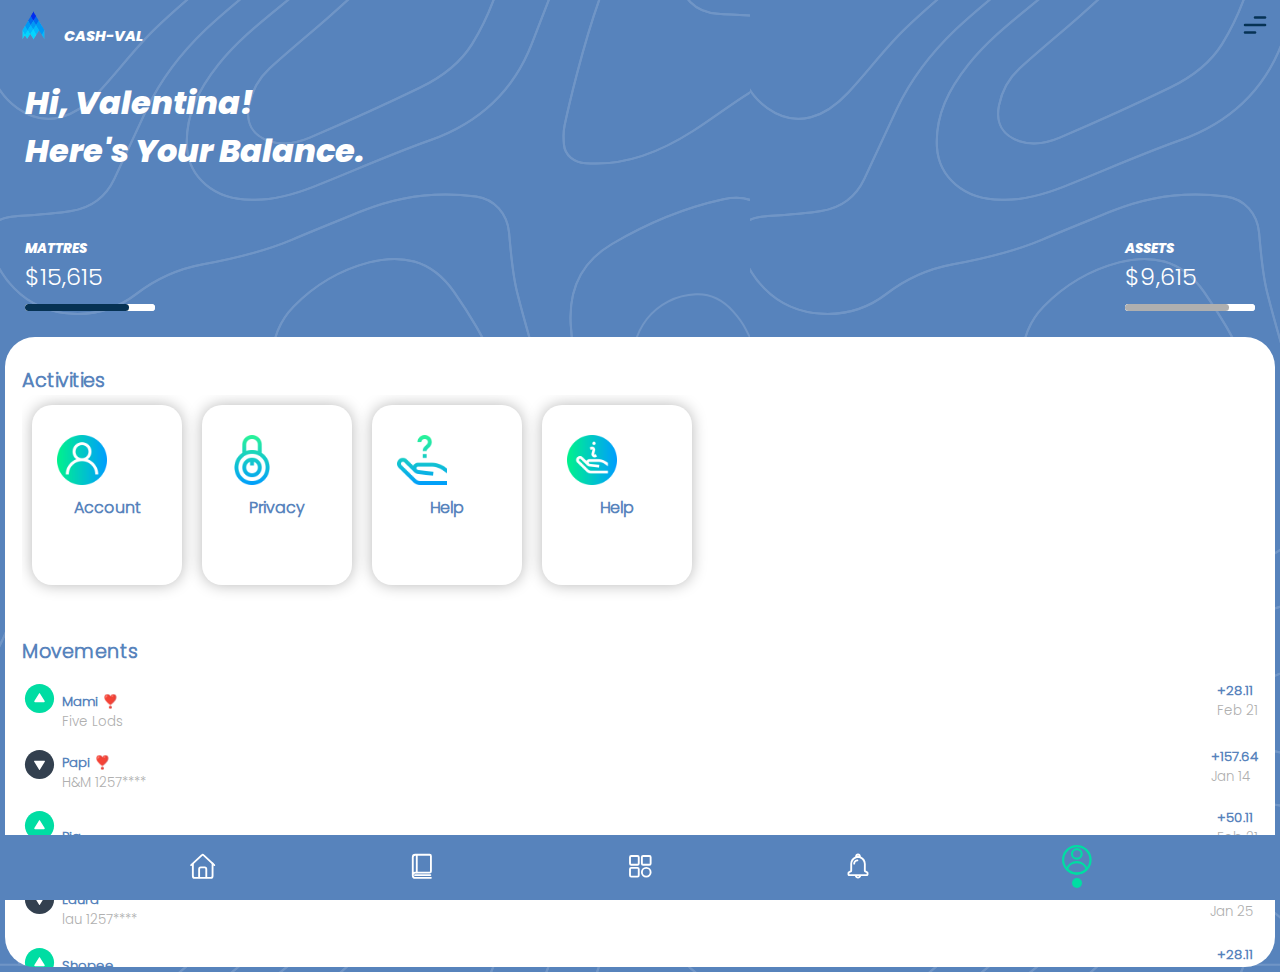
<file: index.html>
<!DOCTYPE html>
<html lang="en">
<head>
    <meta charset="UTF-8">
    <meta name="viewport" content="width=device-width, initial-scale=1.0">
    <title>HOME</title>
    <link rel="stylesheet" href="CSS/style.css">
</head>

<body>
    <header class="header">
        <div class="first">
            <img src="storage/img/LOGO.png" width="50">
            <h2>CASH-VAL</h2>
        </div>
        <div class="second">
            <img src="storage/img/menu.svg" width="30">
        </div>
    </header>

    <main class="main">

        <div class="welcome">
            <p>Hi, Valentina!</p>
            <span>Here's Your Balance.</span>
        </div>

        <section  class="savings">
            <div class="saving__one">
                <h5>MATTRES</h5>
                <p>$15,615</p>
                <progress id="color" value="80" max="100">80%</progress>
            </div>

            <div class="saving__two">
                <h5>ASSETS</h5>
                <p>$9,615</p>
                <progress id="color" value="80" max="100">80%</progress>
        </section>

        <section class="down">
            <h3>Activities</h3>
            <div class="Activities">
                <div class="container1">
                    <img src="storage/img/user_1177568.png">
                    <h4>Account</h4>
                </div>
                <div class="container1">
                    <img src="storage/img/lock_5617882.png">
                    <h4>Privacy</h4>
                </div>
                <div class="container1">
                    <img src="storage/img/ask_1545628.png">
                    <h4>Help</h4>
                </div>
                <div class="container1">
                    <img src="storage/img/info_1647183.png">
                    <h4>Help</h4>
                </div>
            </div>

            <div class="Transactions">
                <h3>Movements</h3>
                <div class="moves__one">

                    <div class="one">
                        <img src="storage/img/arriba.svg">
                        <div class="smalltext">
                            <h5>Mami ❣️</h5>
                            <small>Five Lods</small>
                        </div>
                    </div>
                    <div class="two">
                        <h5>+28.11</h5>
                        <small>Feb 21</small>
                    </div>
                </div>

                <div class="moves__two">
                    
                    <div class="one">
                        <img src="storage/img/abajo.svg">
                        <div class="smalltext">
                            <h5>Papi ❣️</h5>
                            <small>H&M 1257****</small>
                        </div>
                    </div>
                    <div class="two">
                        <h5>+157.64</h5>
                        <small>Jan 14</small>
                    </div>
                </div>

                <div class="moves__one">

                    <div class="one">
                        <img src="storage/img/arriba.svg">
                        <div class="smalltext">
                            <h5>Pia</h5>
                            <small>Food</small>
                        </div>
                    </div>
                    <div class="two">
                        <h5>+50.11</h5>
                        <small>Feb 21</small>
                    </div>
                </div>

                <div class="moves__two">
                    
                <div class="one">
                    <img src="storage/img/abajo.svg">
                    <div class="smalltext">
                        <h5>Laura</h5>
                        <small>lau 1257****</small>
                        </div>
                    </div>
                    <div class="two">
                        <h5>-160.64</h5>
                        <small>Jan 25</small>
                    </div>
                </div>

                <div class="moves__one">

                    <div class="one">
                        <img src="storage/img/arriba.svg">
                        <div class="smalltext">
                            <h5>Shopee</h5>
                            <small>Five Lods</small>
                        </div>
                    </div>
                    <div class="two">
                        <h5>+28.11</h5>
                        <small>Feb 21</small>
                    </div>
                </div>

                <div class="moves__two">
                    
                    <div class="one">
                        <img src="storage/img/abajo.svg">
                        <div class="smalltext">
                            <h5>Water bill</h5>
                            <small>Watter 1257****</small>
                            </div>
                        </div>
                        <div class="two">
                            <h5>-15.64</h5>
                            <small>Jan 17</small>
                        </div>
                    </div>

                    <div class="moves__two">
                    
                        <div class="one">
                            <img src="storage/img/arriba.svg">
                            <div class="smalltext">
                                <h5>Electric bill</h5>
                                <small>Essa 1257****</small>
                                </div>
                            </div>
                            <div class="two">
                                <h5>-125.64</h5>
                                <small>Jan 12</small>
                            </div>
                        </div>

                        <div class="moves__two">
                    
                            <div class="one">
                                <img src="storage/img/abajo.svg">
                                <div class="smalltext">
                                    <h5>Internet bill</h5>
                                    <small>claro 1257****</small>
                                    </div>
                                </div>
                                <div class="two">
                                    <h5>-60.64</h5>
                                    <small>Jan 18</small>
                                </div>
                            </div>

                            <div class="moves__two">
                    
                                <div class="one">
                                    <img src="storage/img/arriba.svg">
                                    <div class="smalltext">
                                        <h5>Gas bill</h5>
                                        <small>gas 1257****</small>
                                        </div>
                                    </div>
                                    <div class="two">
                                        <h5>-50.64</h5>
                                        <small>Jan 11</small>
                                    </div>
                                </div>

                                <div class="moves__two">
                    
                                    <div class="one">
                                        <img src="storage/img/abajo.svg">
                                        <div class="smalltext">
                                            <h5>Exito  bill</h5>
                                            <small>Exito 1257****</small>
                                            </div>
                                        </div>
                                        <div class="two">
                                            <h5>-200.64</h5>
                                            <small>Jan 16</small>
                                        </div>
                                    </div>
                                    <div class="moves__two">
                    
                                        <div class="one">
                                            <img src="storage/img/arriba.svg">
                                            <div class="smalltext">
                                                <h5>Shopping</h5>
                                                <small>H&M 1257****</small>
                                                </div>
                                            </div>
                                            <div class="two">
                                                <h5>-157.64</h5>
                                                <small>Jan 14</small>
                                            </div>
                                        </div>

                
            </div>
        </section>
    </main>
    <footer class="footer">
        <ul class="footer__ul">
            <li>
                <a href="#">
                    <img src="storage/img/icon.svg">
                </a>
            </li>
            <li>
                <a href="views/Balance.html">
                    <img src="storage/img/icon (1).svg">
                </a>
            </li>
            <li>
                <a href="views/pago.html">
                    <img src="storage/img/icon (2).svg">
                </a>
            </li>
            <li>
                <a href="#">
                    <img src="storage/img/icon (5).svg">
                </a>
            </li>
            <li>
                <a href="index.html">
                    <div class="men">
                        <img src="storage/img/icon(4).svg" height="">
                        <img class="point" src="/storage/img/Ellipse 2 (1).svg" >
                    </div>
                </a>
            </li>
        </ul>
    </footer>

</body>
</html>
</file>
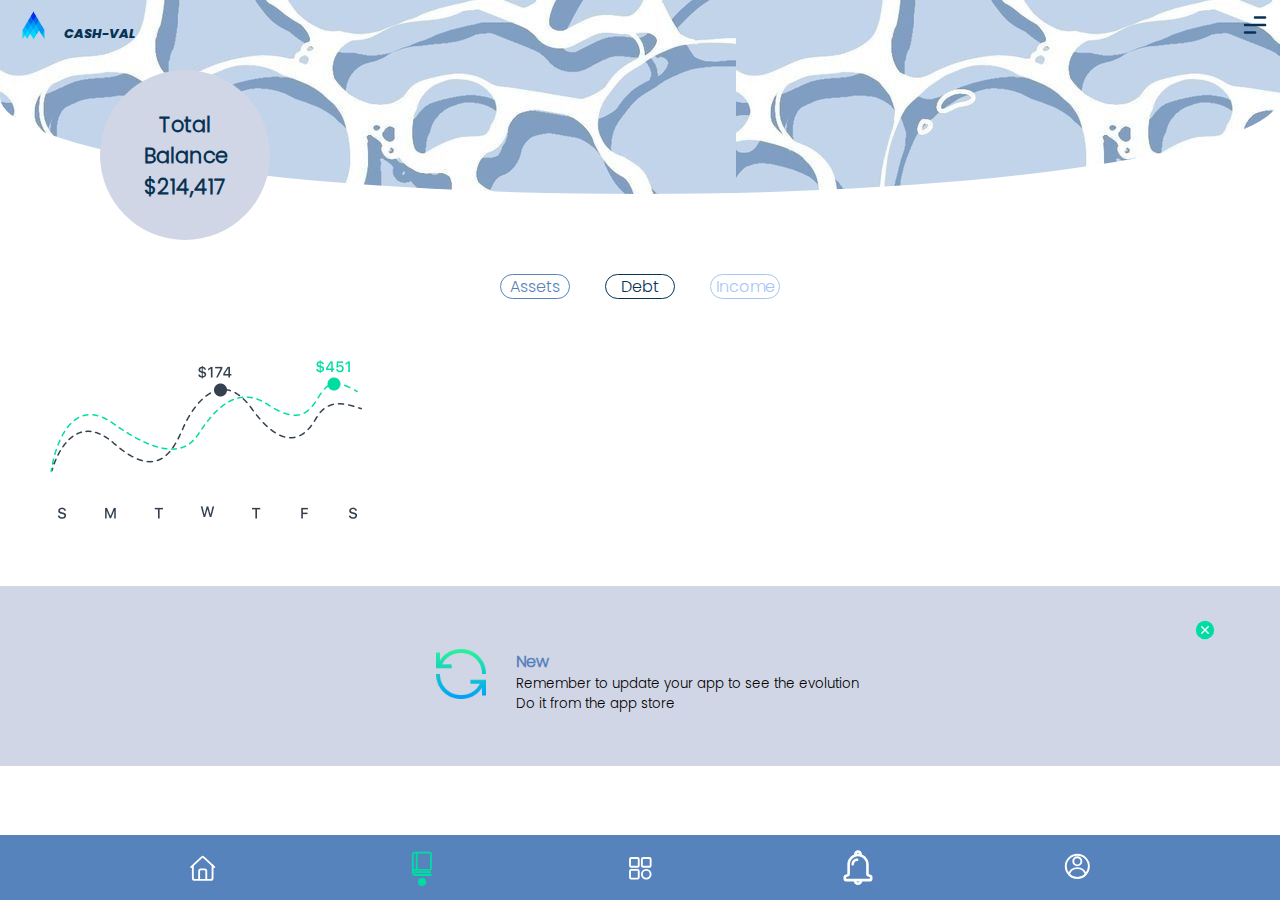
<file: views/Balance.html>
<!DOCTYPE html>
<html lang="en">
<head>
    <meta charset="UTF-8">
    <meta name="viewport" content="width=device-width, initial-scale=1.0">
    <title>BALANCE</title>
    <link rel="stylesheet" href="../CSS/Balance.css">

</head>
<body>
    <header>
        <div class="top">
            <div class="header__first">
                <img src="../storage/img/LOGO.png" width="50">
                <h2>CASH-VAL</h2>
            </div>
            <div class="second">
                <img src="../storage/img/menu.svg" width="30">
            </div>
        </div>
        <div class="move">
            <div class="Total">
                <div class="balance">
                    <h3>Total</h3>
                    <h3>Balance</h3>
                    <h3>$214,417</h3>
                </div>
            </div>
        </div>
    </header>

    <main>
        <div class="ovals">
            <section class="Assets">
                <p>Assets</p>
            </section>
            <section class="Debt">
                <p>Debt</p>
            </section>
            <section class="Income">
                <p>Income</p>
            </section>
        </div>

        <div class="grafic">
            <img src="../storage/img/big.png">
        </div>
        
    

        <div class="speding">
            <div class="LET">
                <div class="letter">
                    <img src="../storage/img/x.svg" >
                </div>
            </div>
            <div class="tarj">
                <div class="card">
                    <img src="../storage/img/sync_5203579.png">
                </div>
                <div class="text">
                    <h4>New</h4>
                    <small>Remember to update your app to see the evolution <br> Do it from the app store</small>
                </div>
            </div>
        </div>

    </main>

    <footer class="footer">
        <ul class="footer__ul">
            <li>
                <a href="#">
                    <img src="../storage/img/icon.svg">
                </a>
            </li>
            <li>
                <a href="views/Balance.html">
                    <div class="book">
                        <img src="../storage/img/Book.svg">
                        <img src="../storage/img/Ellipse 2.svg" height="8">
                    </div>
                </a>
            </li>
            <li>
                <a href="../views/pago.html">
                    <img src="../storage/img/icon (2).svg">
                </a>
            </li>
            <li>
                <a href="#">
                    <img src="../storage/img/Group.svg">
                </a>
            </li>
            <li>
                <a href="../index.html">
                    <div class="men">
                        <img src="../storage/img/manli.svg">
                       
                    </div>
                </a>
            </li>
        </ul>
    </footer>
</body>
</html>
</file>
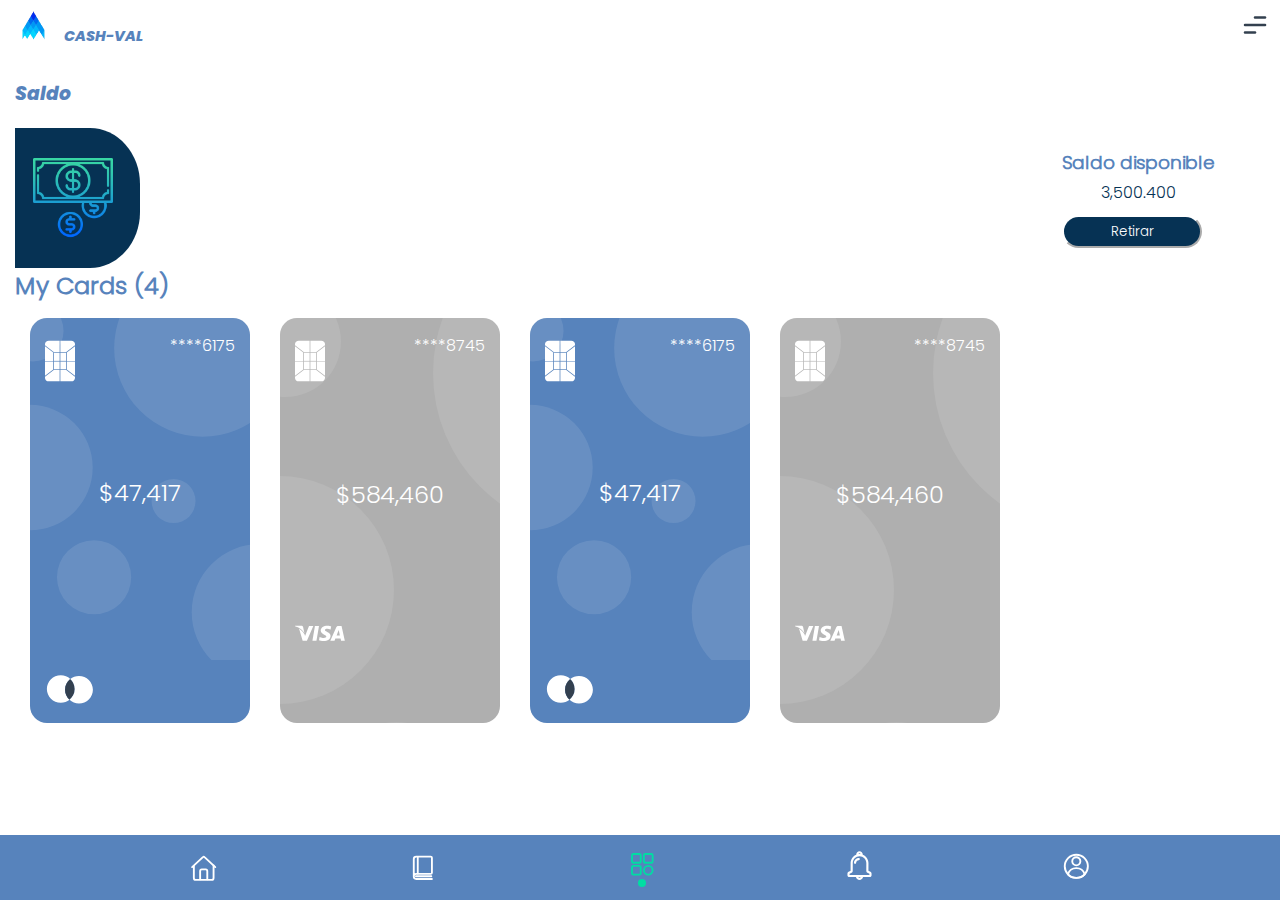
<file: views/pago.html>
<!DOCTYPE html>
<html lang="en">
<head>
    <meta charset="UTF-8">
    <meta name="viewport" content="width=device-width, initial-scale=1.0">
    <title>PAGO</title>
    <link rel="stylesheet" href="../CSS/pago.css">
</head>
<body>
    <header class="header">
        <div class="header__first">
            <img src="../storage/img/LOGO.png" width="50">
            <h2>CASH-VAL</h2>
        </div>
        <div class="second">
            <img src="../storage/img/menudark.svg" width="30">
        </div>
    </header>

    <main class="main">
        <section class="investing">
            <h3>Saldo</h3>

            <div class="ETF">
                <div class="logo">
                    <img src="../storage/img/money_5409738.png" width="">
                </div>
                <!-- <div class="letter">
                    <div class="Measures" >
                        <img src="/storage/img/x.svg" width="25px">
                    </div> -->
                
                    <div class="learn">
                        
                        <h3>Saldo disponible</h3>
                        <small>3,500.400</small>
                        <button>Retirar</button>
                    </div>
                </div>
            </div>
        </section>

        <div class="my">
            <h2>My Cards (4)</h2>
        </div>

         <section class="cards">
            <div class="firsta">
                <div class="up">
                    <img src="../storage/img/code.svg">
                    <p>****6175</p>
                </div>
                <div class="midle">
                    <p>$47,417</p>
                </div>
                <div class="down">
                    <img src="../storage/img/1card.svg" >
                </div>
            </div>

            <div class="secondta">
                <div class="up">
                    <img src="../storage/img/code.svg">
                    <p>****8745</p>
                </div>
                <div class="midle1">
                    <p>$584,460</p>
                </div>
                <div class="down">
                    <img src="../storage/img/visa.svg" >
                </div>
            </div>

            <div class="firsta">
                <div class="up">
                    <img src="../storage/img/code.svg">
                    <p>****6175</p>
                </div>
                <div class="midle">
                    <p>$47,417</p>
                </div>
                <div class="down">
                    <img src="../storage/img/1card.svg" >
                </div>
            </div>

            <div class="secondta">
                <div class="up">
                    <img src="../storage/img/code.svg">
                    <p>****8745</p>
                </div>
                <div class="midle1">
                    <p>$584,460</p>
                </div>
                <div class="down">
                    <img src="../storage/img/visa.svg" >
                </div>
            </div>
        </section> 
    </main>

    <footer class="footer">
        <ul class="footer__ul">
            <li>
                <a href="#">
                    <img src="../storage/img/icon.svg">
                </a>
            </li>
            <li>
                <a href="../views/Balance.html">
                    <img src="../storage/img/icon (1).svg">
                </a>
            </li>
            <li>
                <a href="../views/pago.html">
                    <div class="cenFo">
                        <img src="../storage/img/iconcenter.svg">
                        <img src="../storage/img/Ellipse 2.svg" height="8">
                    </div>
                </a>
            </li>
            <li>
                <a href="#">
                    <div class="bell">
                        <img src="../storage/img/Group.svg">
                    </div>
                </a>
            </li>
            <li>
                <a href="../index.html">
                    <div class="man">
                        <img src="../storage/img/manli.svg">
                    </div>
                </a>
            </li>
        </ul>
    </footer>
</body>
</html>
</file>
<file: CSS/style.css>
@import url(variables.css);
*{
    padding: 0;
    margin:0;
    box-sizing: border-box;
}

body{
    background-color:var(--color-1);
    background-image: url(/storage/img/fondo.svg);
}

.header{
    display: flex;
    justify-content: space-between;
    flex-direction: row;
    padding: var(--space-layout-padding-lr);
    margin-bottom: 20px;
    
}

.first{
    display: flex;
   
    
}

.first h2{
    height: 3px;
    font-size: 0.9rem;
    margin-top:12%;
    margin-left: 4px;
    font-family:"Poppins-ExtraBoldItalic";
    color: var(--color-4);
    
}

.main{
    padding: var(--space-layout-padding-t);
}

.welcome{
    margin-left: 20px;
}

.welcome p{
    font-family: "Poppins-ExtraBoldItalic";
    font-size: 2rem;
    color: var(--color-4);
}

.welcome span{
    font-family: "Poppins-ExtraBoldItalic";
    font-size: 2rem;
    width: 80%;
    color: var(--color-4);
    
}

.savings{
    /* background: rebeccapurple; */
    display: flex;
    justify-content: space-between;
    margin-top: 5%;
    margin-bottom: 25px;

}

.savings h5{
    color:var(--color-4);
    font-family:"Poppins-ExtraBoldItalic";;
}

.savings p{
    color:var(--color-4);
    font-size: 1.5rem;
    font-family: "Poppins-Light";

}

.saving__one{
    margin-left: 20px;
}

.saving__two{
    margin-right: 20px;
}

.savings progress{
    color: var(--color-2);
}
progress{
    background-color: var(--color-4); 
    border-radius: 20px;
    width: 130px;
    height: 7px;
}


.saving__two progress::-webkit-progress-bar {
    background-color:var(--color-4);
    border-radius: 20px; 
}

 
.saving__two progress::-webkit-progress-value {
    background-color:var(--color-6);
    border-radius: 10px; 
}

.saving__one progress::-webkit-progress-bar {
    background-color:var(--color-4);
    border-radius: 20px; 
}

 
.saving__one progress::-webkit-progress-value {
    background-color:var(--color-2);
    border-radius: 10px; 

}


.down{
    background: var(--color-4);
    height:70vh;
    border-radius: 30px;
    padding:17px ;
    overflow-y: scroll;
}

.down h3{
    color: var(--color-1);
    margin-top: 12px;
    font-size: 1.2rem;
    font-family:"Poppins-Light";
 
}

.Activities{
    display: flex;
    flex-direction: row;
    overflow-x: scroll; 
}
.Activities img{
    width: 150px; 
}

.container1{
    display: flex;
    flex-direction: column;
    box-shadow: 0px 0px 15px #b8b8b8;
    margin: 10px;
    margin-bottom: 40px;
    border-radius: 20px;
    text-align: center;
    color: var(--color-1);
    font-family: "Poppins-Light";
    width: 150px;
    height: 20vh;
}

.container1:hover{
    display: flex;
    flex-direction: column;
    box-shadow: 0px 0px 15px var(--color-2);
    margin: 10px;
    margin-bottom: 40px;
    border-radius: 20px;
    text-align: center;
    color: var(--color-1);
    font-family: "Poppins-Light";
    width: 150px;
    height: 20vh;
}

.container1 img{
    width: 50px;
    margin: 30px 25px 10px 25px;
}

.container1 h3{
    font-size: 10px;
}

.Transactions h3{
    font-family:"Poppins-Light" ;
    margin-bottom: 15px
}

.moves__one{
    /* background: rebeccapurple; */
    display: flex;
    flex-direction: row;
    justify-content: space-between;
    margin-bottom: 15px;
}

.one h5{
    font-family: "Poppins-ExtraBoldItalic";
    color: var(--color-1);
}

.one small{
    font-family: "Poppins-Light";
}
.one img{
    width: 35px;
}

.two h5{
    font-family: "Poppins-Light";
    color: var(--color-1);
}

.two small{
    font-family: "Poppins-Light";
    color: var(--color-6);
}


.smalltext{
    margin-left: 40px;
    margin-top: -27%;
}

.Transactions h5{
    font-family:"Poppins-Light";
}

.Transactions small{
    font-family:"Poppins-Light";
    color: var(--color-6);
}

.moves__two {
    /* background: darkcyan; */
    display: flex;
    flex-direction: row;
    justify-content: space-between;
    margin-bottom: 15px;
}

.men img{
    display: flex;
}

.footer{
    /* background:red; */
    position: fixed;
    bottom: 0px;
    width: 100%;

    }

.footer__ul{
    background:var(--color-1);
    height: 65px;
    display: flex;
    flex-direction: row;
    justify-content: space-evenly;
    align-items: center;
    /* border-radius: 40px; */
}

.footer__ul li{
    list-style: none;
    display: flex;
}

.footer__ul li a{
    display: flex;
    align-items: center;
    justify-content: center;
    width: 100%;
    text-decoration: none;
    gap: 5px;
    color: var(--color-5);
}

.footer__ul img{
    width: 30px;
    margin-bottom: 3px;
}

.point{
    height: 10px;
}
</file>
<file: CSS/Balance.css>
@import url(variables.css);

*{
    padding: 0;
    margin: 0;
    box-sizing: border-box;
}




header{
    background:var(--color-1);
    background-image: url(../storage/img/blue.jpeg);
    display: flex;
    flex-direction: column;
    padding: var(--space-layout-padding-lr);
    border-bottom-right-radius:80% ;
    border-bottom-left-radius:80% ;
    margin-bottom: 80px; 
    padding-bottom: 150px;
}

main{
    overflow-y: scroll;
}

.top{
    display: flex;
    justify-content: space-between;
    flex-direction: row;
}

.header__first{
    /* background: blue; */
    display: flex;
    flex-direction: row;  
}

.header__first h2{
    height: 3px;
    font-size: 0.8rem;
    margin-top:12%;
    margin-left: 4px;
    font-family: "Poppins-ExtraBoldItalic";
    color: var(--color-2);
}

.balance h3{
    font-family: "Poppins-Light";
    font-size: 1.3rem;
}

.move{
    /* background: red; */
    width: 100%;
    position: absolute;
    display: flex;
    margin-left: 90px;
    margin-top: 60px;
   
    
}

.Total{
    background:var(--color-5);
    width: 170px;
    height: 170px;
    justify-content: center;
    border-radius: 50%;
    display: flex;
    flex-direction: column;
    text-align: center;
    
}

.Total h3{
    color:var(--color-2);
}


.ovals{
    display: flex;
    justify-content: center;
    gap: 35px;
    margin-bottom: 25px;
}

.ovals p{
    font-family:"Poppins-Light" ;
}

.Assets {
    display: flex;
    justify-content: center;
    align-items: center;
    background:var(--color-4);
    color: var(--color-1);
    font-family: "Poppins-Light";
    width: 70px;
    height: 25px;
    border-radius: 15px;
    border: 1px solid var(--color-1);
}

.Assets:hover{
    display: flex;
    justify-content: center;
    align-items: center;
    background:var(--color-1);
    color: var(--color-4);
    font-family: "Poppins-Light";
    width: 70px;
    height: 25px;
    border-radius: 15px;
}

.Debt {
    display: flex;
    justify-content: center;
    align-items: center;
    background:var(--color-4);
    border: 1px solid var(--color-2);
    color: var(--color-2);
    font-family: "Poppins-Light";
    width: 70px;
    height: 25px;
    border-radius: 15px;
}

.Debt:hover{
    display: flex;
    justify-content: center;
    align-items: center;
    background:var(--color-2);
    border: 1px solid var(--color-2);
    color: var(--color-4);
    font-family: "Poppins-Light";
    width: 70px;
    height: 25px;
    border-radius: 15px;
}

.Income{
    display: flex;
    width: 70px;
    height: 25px;
    border-radius: 15px;
    justify-content: center;
    align-items: center;
    background:var(--color-4);
    border: 1px solid var(--color-3);
    color: var(--color-3);
    font-family:"Poppins-Light";
}

.Income:hover{
    display: flex;
    width: 70px;
    height: 25px;
    border-radius: 15px;
    justify-content: center;
    align-items: center;
    background:var(--color-3);
    border: 1px solid var(--color-3);
    color: var(--color-4);
    font-family: "Poppins-Light";
}

.grafic img{
    padding: 25px;
}


.speding{
    background: var(--color-5);
    display: flex;
    flex-direction: column;
    height: 20vh;
    justify-content: center;
    align-items: center;
    margin-bottom: 45px;
}





.LET{
    /* background: rebeccapurple; */
    margin-top: -20px;
    width: 90%;
    height: 30px;
    display: flex;
    justify-content: end;
}

.tarj{
    display: flex;
    flex-direction: row;
    gap: 30px;
    
}

.letter img{
 
    width:px ;
}

.card img{
   /* kkkk */
    margin-left: 15px;
    width: 50px;
}

.letter img{
    width: 22px;
}



.text h4{
    color: var(--color-1);
    font-family:"Poppins-Light";
}

.text small{
    font-family:"Poppins-Light";
}


.footer{
    position: fixed;
    bottom: 0px;
    width: 100%;

    }

.footer__ul{
    background:var(--color-1);
    height: 65px;
    display: flex;
    flex-direction: row;
    justify-content: space-evenly;
    align-items: center;
}

.footer__ul li{
    list-style: none;
    display: flex;
}

.footer__ul li a{
    display: flex;
    align-items: center;
    justify-content: center;
    width: 100%;
    text-decoration: none;
    gap: 5px;
    color: var(--color-5);
}

.footer__ul img{
    width: 30px;
}

.book{
    display: flex;
    flex-direction: column;
}
</file>
<file: CSS/pago.css>
@import url(variables.css);

*{
    padding: 0;
    margin: 0;
    box-sizing: border-box;
}


.header{
    display: flex;
    justify-content: space-between;
    flex-direction: row;
    padding: var(--space-layout-padding-lr);
    margin-bottom: 20px; 
}

.header__first{
    display: flex;
    flex-direction: row;  
}

.header__first h2{
    height: 3px;
    font-size: 0.9rem;
    margin-top:12%;
    margin-left: 4px;
    font-family: "Poppins-ExtraBoldItalic";
    color: var(--color-1);
}

main{
    padding: var(--space-layout-padding-t);
    margin: 10px;
}

.investing h3{
    font-family:"Poppins-ExtraBoldItalic";
    color: var(--color-1);
    margin-bottom:20px;
}
.ETF {
    /* background: blue; */
    display: flex;
    justify-content: space-between;
    align-items: center;
    height: 140px;
    border-radius: 15px;
    box-shadow: 80cap;
}



.logo{
    background: var(--color-2);
    height: 100%;
    width: 125px;
    border-top-right-radius: 40%;
    border-bottom-right-radius: 40%;
}

.logo img{
    width: 80px;
    position: relative;
    margin-top: 30px;
    margin-left: 18px;
    
}
.learn {
    /* background: lightblue; */
    display: flex;
    flex-direction: column;
    margin-right: 50px;

}

.Measures{
    /* background: red; */
    width: 25px;
    height: 25px;
    margin-left: 100px;
}

.learn img{
    height: 25px;
    margin-left: 80%;
}

.learn h3{
    margin-bottom: 3px;
    font-family: "Poppins-Light";
    color: var(--color-1);
   
}

.learn small{
    display: flex;
    margin-bottom: 10px;
    font-family: "Poppins-Light";
    color: var(--color-2);
    font-size: 1rem;
    justify-content: center;
}

button{
    border-color: var(--color-4);
    background: var(--color-2);
    color: var(--color-4);
    font-family:"Poppins-Light" ;
    height: 33px;
    width: 140px;
    border-radius: 20px;
}

button:hover{
    border: 0px;
    background: var(--color-1);
    color: var(--color-4);
    font-family:"Poppins-Light";
    height: 33px;
    width: 140px;
    border-radius: 20px;
}

.my h2{
    /* background: red; */
    display: flex;
    color: var(--color-1);
    width: 300px;
    font-family:"Poppins-Light" ;
    
}

.cards{
    
    display: flex;
    overflow-x:auto;
    width: 100%;
    margin-bottom: 35px;

    
}


.firsta{
    background: var(--color-1);
    background-image: url(../storage/img/bubbles.svg);
    background-size: 100%;
    background-repeat: no-repeat;
    flex: 0 0 auto;
    display: flex;
    flex-direction: column;
    width: 220px;
    height: 45vh;
    border-radius: 17px; 
    padding: 15px;
    margin: 15px;
    color: var(--color-4);
    
}

.firsta:hover{
    background: var(--color-2);
    background-image: url(../storage/img/bubbles.svg);
    background-size: 100%;
    background-repeat: no-repeat;
    flex: 0 0 auto;
    display: flex;
    flex-direction: column;
    width: 220px;
    height: 45vh;
    border-radius: 17px; 
    padding: 15px;
    margin: 15px;
    color: var(--color-4);
    
}

.up{
    display: flex;
    justify-content: space-between;
    height: 15%;
}

.up img{
    width: 30px;
}

.up p{

    font-family: "Poppins-Light";
}

.midle{
    height: 75%;
    text-align: center;
    
}

.midle p{
    font-family:"Poppins-Light" ;
    font-size: 1.5rem;
}

.midle1 {
    height: 35%;
    text-align: center;
} 

.midle1 p{
    font-family:"Poppins-Light";
    margin-top: 46%;
    font-size: 1.5rem;
}


.midle p{
    font-family:"Poppins-Light";
    margin-top: 45%;
}

.down img{
    /* background: rebeccapurple; */
    display: flex;
    width: 50px;

}

.secondta{
    flex: 0 0 auto;
    background: var(--color-6);
    background-image: url(../storage/img/bubbles.svg);
    width: 220px;
    height: 45vh;
    border-radius: 17px; 
    padding: 15px;
    margin: 15px;
    color: var(--color-4);
}

.secondta:hover{
    flex: 0 0 auto;
    background: var(--color-2);
    background-image: url(../storage/img/bubbles.svg);
    width: 220px;
    height: 45vh;
    border-radius: 17px; 
    padding: 15px;
    margin: 15px;
    color: var(--color-4);
}

.footer{
    /* background:red; */
    position: fixed;
    bottom: 0px;
    width: 100%;

    }

.footer__ul{
    background:var(--color-1);
    height: 65px;
    display: flex;
    flex-direction: row;
    justify-content: space-evenly;
    align-items: center;
    /* border-radius: 40px; */
}

.footer__ul li{
    list-style: none;
    display: flex;
}

.footer__ul li a{
    display: flex;
    align-items: center;
    justify-content: center;
    width: 100%;
    text-decoration: none;
    gap: 5px;
    color: var(--color-5);
}

.footer__ul img{
    width: 30px;
}

.cenFo{
    display: flex;
    flex-direction: column;
}

.bell img{
    width: 25px;
}
</file>
